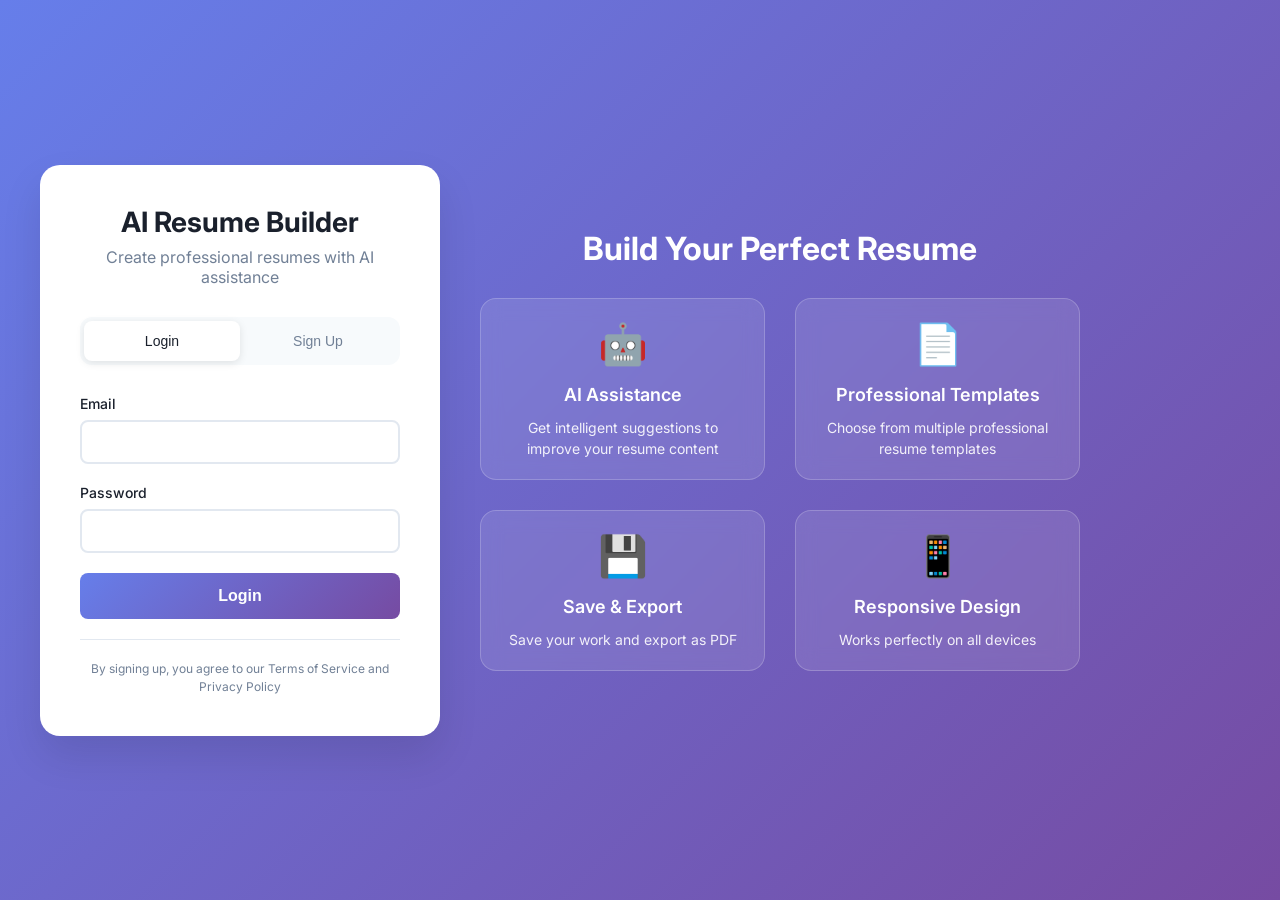
<file: frontend/index.html>
<!DOCTYPE html>
<html lang="en">
<head>
    <meta charset="UTF-8">
    <meta name="viewport" content="width=device-width, initial-scale=1.0">
    <title>AI Resume Builder - Login</title>
    <link rel="stylesheet" href="css/auth.css">
    <link href="https://fonts.googleapis.com/css2?family=Inter:wght@300;400;500;600;700&display=swap" rel="stylesheet">
</head>
<body>
    <div class="container">
        <div class="auth-container">
            <div class="auth-header">
                <h1>AI Resume Builder</h1>
                <p>Create professional resumes with AI assistance</p>
            </div>
            
            <div class="auth-tabs">
                <button class="tab-btn active" data-tab="login">Login</button>
                <button class="tab-btn" data-tab="signup">Sign Up</button>
            </div>
            
            <!-- Login Form -->
            <form id="loginForm" class="auth-form active">
                <div class="form-group">
                    <label for="loginEmail">Email</label>
                    <input type="email" id="loginEmail" name="email" required>
                </div>
                <div class="form-group">
                    <label for="loginPassword">Password</label>
                    <input type="password" id="loginPassword" name="password" required>
                </div>
                <button type="submit" class="btn-primary">Login</button>
            </form>
            
            <!-- Signup Form -->
            <form id="signupForm" class="auth-form">
                <div class="form-group">
                    <label for="signupName">Full Name</label>
                    <input type="text" id="signupName" name="name" required>
                </div>
                <div class="form-group">
                    <label for="signupEmail">Email</label>
                    <input type="email" id="signupEmail" name="email" required>
                </div>
                <div class="form-group">
                    <label for="signupPassword">Password</label>
                    <input type="password" id="signupPassword" name="password" required>
                </div>
                <div class="form-group">
                    <label for="signupConfirmPassword">Confirm Password</label>
                    <input type="password" id="signupConfirmPassword" name="confirmPassword" required>
                </div>
                <button type="submit" class="btn-primary">Create Account</button>
            </form>
            
            <div class="auth-footer">
                <p>By signing up, you agree to our Terms of Service and Privacy Policy</p>
            </div>
        </div>
        
        <div class="features-preview">
            <h2>Build Your Perfect Resume</h2>
            <div class="feature-grid">
                <div class="feature-item">
                    <div class="feature-icon">🤖</div>
                    <h3>AI Assistance</h3>
                    <p>Get intelligent suggestions to improve your resume content</p>
                </div>
                <div class="feature-item">
                    <div class="feature-icon">📄</div>
                    <h3>Professional Templates</h3>
                    <p>Choose from multiple professional resume templates</p>
                </div>
                <div class="feature-item">
                    <div class="feature-icon">💾</div>
                    <h3>Save & Export</h3>
                    <p>Save your work and export as PDF</p>
                </div>
                <div class="feature-item">
                    <div class="feature-icon">📱</div>
                    <h3>Responsive Design</h3>
                    <p>Works perfectly on all devices</p>
                </div>
            </div>
        </div>
    </div>
    
    <script src="js/auth.js"></script>
</body>
</html>
</file>
<file: frontend/css/auth.css>
* {
    margin: 0;
    padding: 0;
    box-sizing: border-box;
}

body {
    font-family: 'Inter', sans-serif;
    background: linear-gradient(135deg, #667eea 0%, #764ba2 100%);
    min-height: 100vh;
    display: flex;
    align-items: center;
    justify-content: center;
    padding: 20px;
}

.container {
    display: flex;
    max-width: 1200px;
    width: 100%;
    gap: 40px;
    align-items: center;
}

.auth-container {
    background: white;
    padding: 40px;
    border-radius: 20px;
    box-shadow: 0 20px 40px rgba(0, 0, 0, 0.1);
    width: 400px;
    flex-shrink: 0;
}

.auth-header {
    text-align: center;
    margin-bottom: 30px;
}

.auth-header h1 {
    font-size: 28px;
    font-weight: 700;
    color: #1a202c;
    margin-bottom: 8px;
}

.auth-header p {
    color: #718096;
    font-size: 16px;
}

.auth-tabs {
    display: flex;
    background: #f7fafc;
    border-radius: 12px;
    padding: 4px;
    margin-bottom: 30px;
}

.tab-btn {
    flex: 1;
    padding: 12px 20px;
    border: none;
    background: transparent;
    border-radius: 8px;
    font-size: 14px;
    font-weight: 500;
    color: #718096;
    cursor: pointer;
    transition: all 0.3s ease;
}

.tab-btn.active {
    background: white;
    color: #1a202c;
    box-shadow: 0 2px 8px rgba(0, 0, 0, 0.1);
}

.auth-form {
    display: none;
}

.auth-form.active {
    display: block;
}

.form-group {
    margin-bottom: 20px;
}

.form-group label {
    display: block;
    margin-bottom: 8px;
    font-weight: 500;
    color: #1a202c;
    font-size: 14px;
}

.form-group input {
    width: 100%;
    padding: 12px 16px;
    border: 2px solid #e2e8f0;
    border-radius: 8px;
    font-size: 14px;
    transition: border-color 0.3s ease;
}

.form-group input:focus {
    outline: none;
    border-color: #667eea;
}

.btn-primary {
    width: 100%;
    padding: 14px 20px;
    background: linear-gradient(135deg, #667eea 0%, #764ba2 100%);
    color: white;
    border: none;
    border-radius: 8px;
    font-size: 16px;
    font-weight: 600;
    cursor: pointer;
    transition: transform 0.2s ease;
}

.btn-primary:hover {
    transform: translateY(-2px);
}

.auth-footer {
    text-align: center;
    margin-top: 20px;
    padding-top: 20px;
    border-top: 1px solid #e2e8f0;
}

.auth-footer p {
    color: #718096;
    font-size: 12px;
    line-height: 1.5;
}

.features-preview {
    color: white;
    max-width: 600px;
}

.features-preview h2 {
    font-size: 32px;
    font-weight: 700;
    margin-bottom: 30px;
    text-align: center;
}

.feature-grid {
    display: grid;
    grid-template-columns: repeat(2, 1fr);
    gap: 30px;
}

.feature-item {
    text-align: center;
    padding: 20px;
    background: rgba(255, 255, 255, 0.1);
    border-radius: 16px;
    backdrop-filter: blur(10px);
    border: 1px solid rgba(255, 255, 255, 0.2);
}

.feature-icon {
    font-size: 40px;
    margin-bottom: 16px;
}

.feature-item h3 {
    font-size: 18px;
    font-weight: 600;
    margin-bottom: 12px;
}

.feature-item p {
    font-size: 14px;
    line-height: 1.5;
    opacity: 0.9;
}

/* Responsive Design */
@media (max-width: 1024px) {
    .container {
        flex-direction: column;
        gap: 30px;
    }
    
    .auth-container {
        width: 100%;
        max-width: 400px;
    }
    
    .features-preview {
        text-align: center;
    }
}

@media (max-width: 768px) {
    .feature-grid {
        grid-template-columns: 1fr;
        gap: 20px;
    }
    
    .auth-container {
        padding: 30px 20px;
    }
    
    .features-preview h2 {
        font-size: 24px;
    }
}

@media (max-width: 480px) {
    body {
        padding: 10px;
    }
    
    .auth-container {
        padding: 20px 15px;
    }
    
    .auth-header h1 {
        font-size: 24px;
    }
}
</file>
